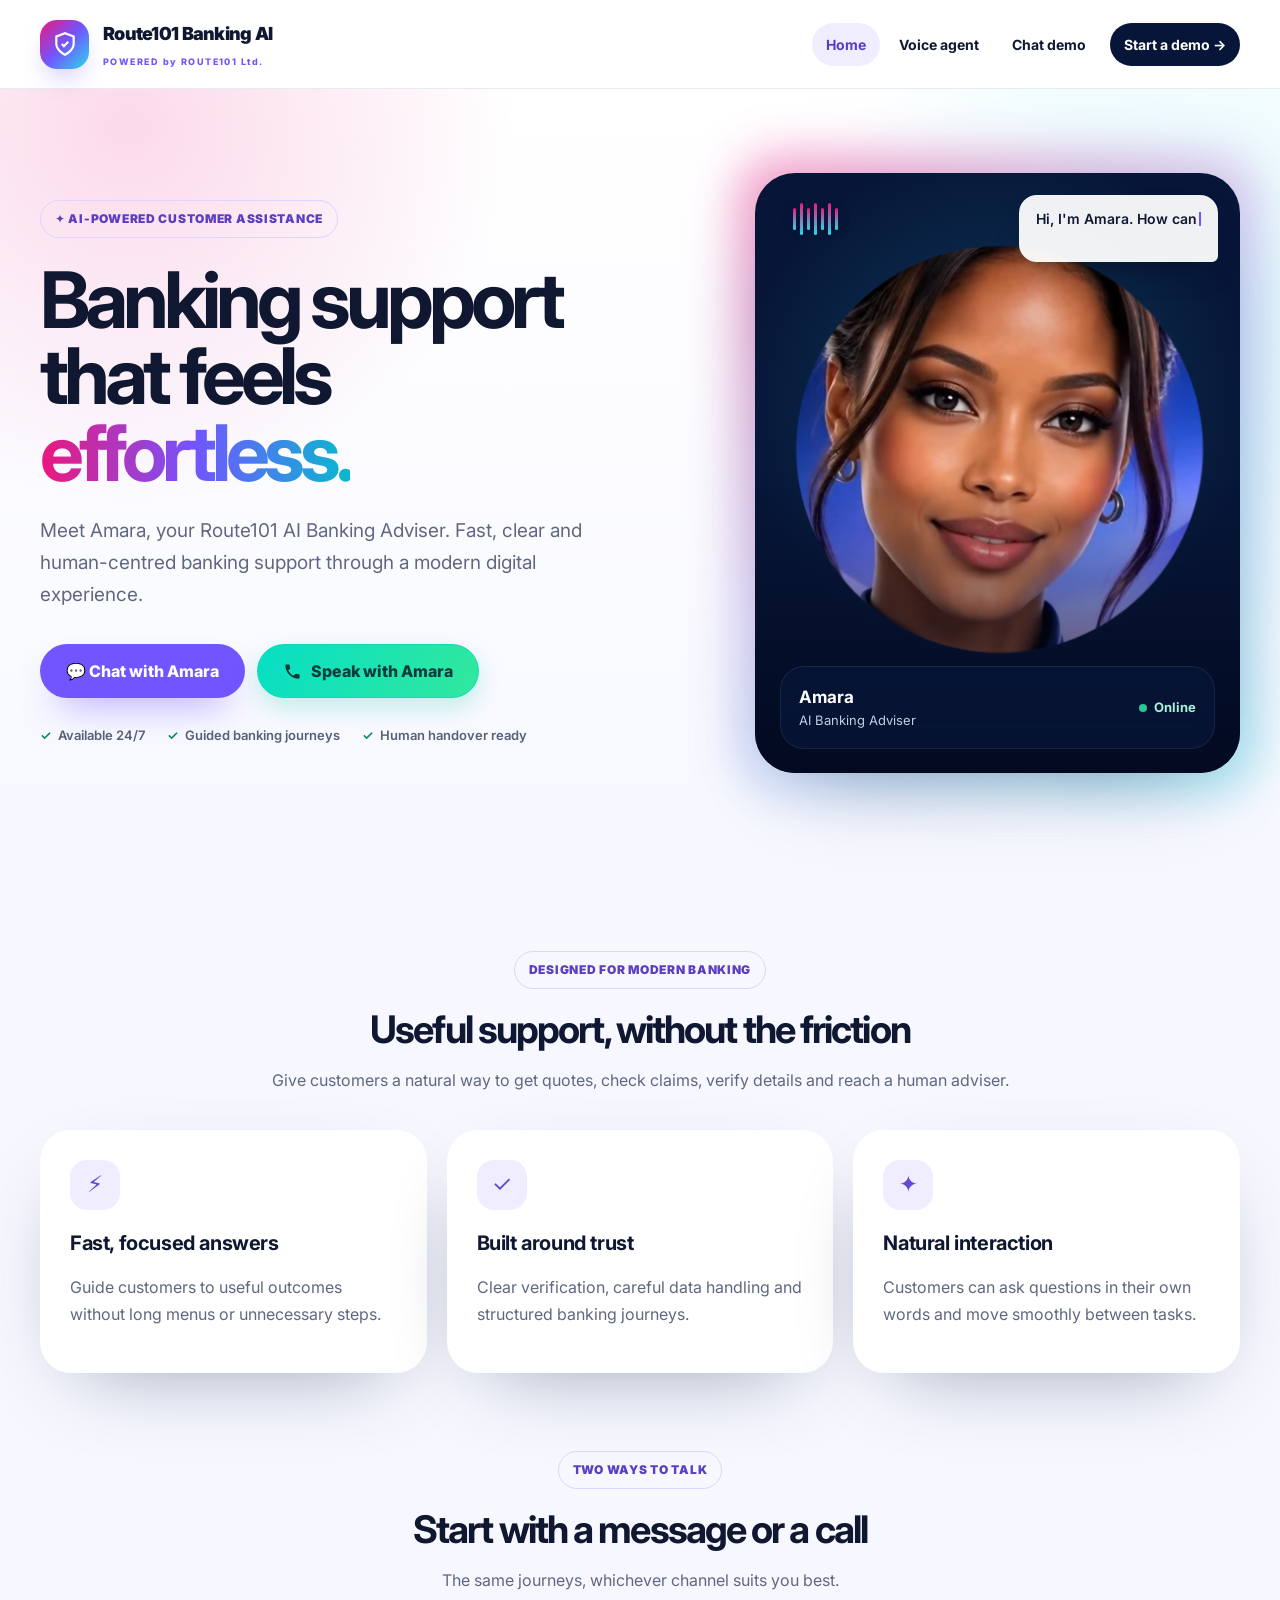
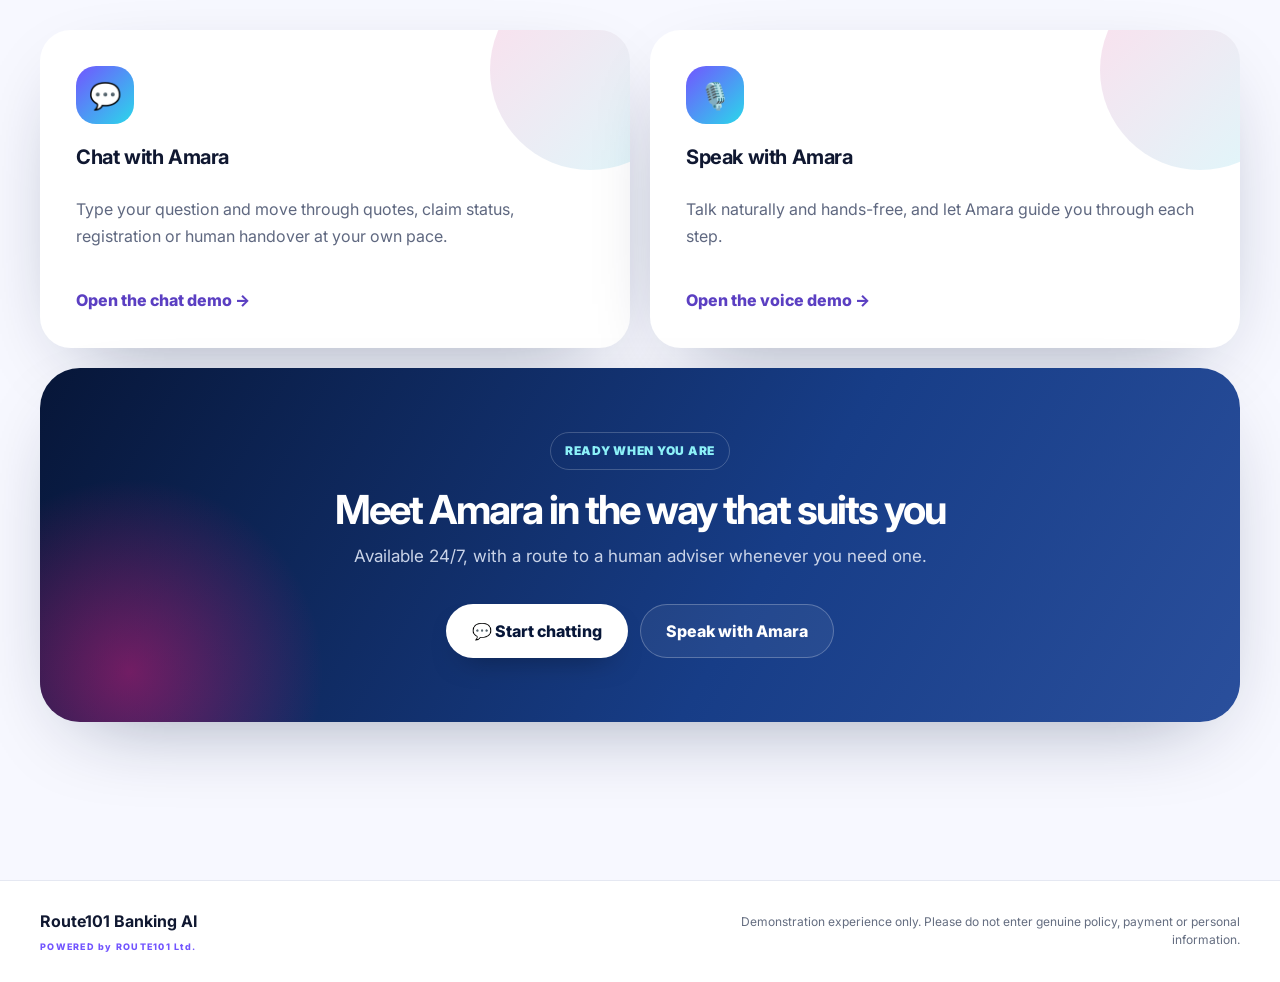
<file: index.html>
<!doctype html>
<html lang="en-GB">
<head>
  <meta charset="UTF-8">
  <meta name="viewport" content="width=device-width,initial-scale=1">
  <meta name="description" content="Meet Amara, your Route101 AI Banking Adviser. Quotes, claims, verification and human handover, available 24/7.">
  <meta name="theme-color" content="#071638">
  <title>Route101 Banking AI | Meet Amara</title>
  <link rel="preconnect" href="https://fonts.googleapis.com">
  <link rel="preconnect" href="https://fonts.gstatic.com" crossorigin>
  <link rel="stylesheet" href="https://fonts.googleapis.com/css2?family=Inter:wght@400;500;600;700;800;900&display=swap">
  <link rel="stylesheet" href="styles.css">
  <link rel="preload" href="amara-static-fallback.webp" as="image">
</head>
<body data-page="home">
<header class="site-header">
  <div class="wrap nav">
    <a class="brand" href="index.html" aria-label="Route101 Banking AI home">
      <span class="brand-mark" aria-hidden="true">
        <svg viewBox="0 0 24 24" fill="none" stroke="currentColor" stroke-width="2"><path d="M12 22s8-4 8-10V5l-8-3-8 3v7c0 6 8 10 8 10z"/><path d="m9 12 2 2 4-4"/></svg>
      </span>
      <span class="brand-copy">
        <span class="brand-title">Route101 Banking AI</span>
        <span class="brand-subtitle">POWERED by ROUTE101 Ltd.</span>
      </span>
    </a>
    <button class="menu" type="button" aria-label="Toggle navigation" aria-expanded="false">☰</button>
    <nav class="nav-links" aria-label="Main">
      <a data-page="home" href="index.html">Home</a>
      <a data-page="voice" href="voice.html">Voice agent</a>
      <a data-page="chat" href="chat.html">Chat demo</a>
      <a class="nav-cta" href="chat.html">Start a demo →</a>
    </nav>
  </div>
</header>
<main>
  <section class="hero">
    <div class="wrap hero-grid">
      <div class="hero-copy">
        <span class="eyebrow">✦ AI-powered customer assistance</span>
        <h1>Banking support that feels <span class="gradient">effortless.</span></h1>
        <p class="lead">Meet Amara, your Route101 AI Banking Adviser. Fast, clear and human-centred banking support through a modern digital experience.</p>
        <div class="actions">
          <a class="btn btn-primary" href="chat.html">💬 Chat with Amara</a>
          <a class="btn btn-voice-aqua" href="voice.html">
            <svg width="19" height="19" viewBox="0 0 24 24" fill="currentColor" aria-hidden="true" focusable="false"><path d="M6.62 10.79a15.05 15.05 0 0 0 6.59 6.59l2.2-2.2a1 1 0 0 1 1.02-.24c1.12.37 2.33.57 3.57.57a1 1 0 0 1 1 1V20a1 1 0 0 1-1 1C10.61 21 3 13.39 3 4a1 1 0 0 1 1-1h3.5a1 1 0 0 1 1 1c0 1.25.2 2.45.57 3.57a1 1 0 0 1-.25 1.02l-2.2 2.2Z"/></svg>
            <span>Speak with Amara</span>
          </a>
        </div>
        <div class="proof">
          <span>Available 24/7</span>
          <span>Guided banking journeys</span>
          <span>Human handover ready</span>
        </div>
      </div>
      <div class="portrait-wrap">
        <div class="portrait-glow" aria-hidden="true"></div>
        <article class="portrait-card amara-living" aria-label="Amara, AI Banking Adviser">
          <div class="amara-stage">
            <video class="amara-motion"
                 autoplay muted loop playsinline preload="auto"
                 poster="amara-static-fallback.webp"
                 width="512" height="512"
                 role="img" aria-label="Amara, digital banking adviser">
              <source src="amara-idle-loop.mp4" type="video/mp4">
              <source src="amara-idle-loop.webm" type="video/webm">
            </video>
          </div>
          <div class="speech">
            <p data-text="Hi, I'm Amara. How can I help with your banking today?">Hi, I'm Amara. How can I help with your banking today?</p>
          </div>
          <div class="wave" aria-hidden="true"><i></i><i></i><i></i><i></i><i></i><i></i><i></i></div>
          <div class="agent-badge">
            <div><strong>Amara</strong><small>AI Banking Adviser</small></div>
            <span class="online">Online</span>
          </div>
        </article>
      </div>
    </div>
  </section>
  <section class="feature-section">
    <div class="wrap">
      <div class="section-intro reveal"><span class="section-label">Designed for modern banking</span><h2>Useful support, without the friction</h2><p>Give customers a natural way to get quotes, check claims, verify details and reach a human adviser.</p></div>
      <div class="features">
        <article class="feature reveal"><span class="feature-icon" aria-hidden="true">⚡</span><h3>Fast, focused answers</h3><p>Guide customers to useful outcomes without long menus or unnecessary steps.</p></article>
        <article class="feature reveal"><span class="feature-icon" aria-hidden="true">✓</span><h3>Built around trust</h3><p>Clear verification, careful data handling and structured banking journeys.</p></article>
        <article class="feature reveal"><span class="feature-icon" aria-hidden="true">✦</span><h3>Natural interaction</h3><p>Customers can ask questions in their own words and move smoothly between tasks.</p></article>
      </div>
    </div>
  </section>
  <section class="feature-section section-tight">
    <div class="wrap">
      <div class="section-intro reveal"><span class="section-label">Two ways to talk</span><h2>Start with a message or a call</h2><p>The same journeys, whichever channel suits you best.</p></div>
      <div class="channels">
        <a class="channel reveal" href="chat.html"><span class="channel-icon" aria-hidden="true">💬</span><h3>Chat with Amara</h3><p>Type your question and move through quotes, claim status, registration or human handover at your own pace.</p><span class="channel-link">Open the chat demo</span></a>
        <a class="channel reveal" href="voice.html"><span class="channel-icon" aria-hidden="true">🎙️</span><h3>Speak with Amara</h3><p>Talk naturally and hands-free, and let Amara guide you through each step.</p><span class="channel-link">Open the voice demo</span></a>
      </div>
      <div class="cta-band reveal"><span class="section-label">Ready when you are</span><h2>Meet Amara in the way that suits you</h2><p>Available 24/7, with a route to a human adviser whenever you need one.</p><div class="actions"><a class="btn btn-light" href="chat.html">💬 Start chatting</a><a class="btn btn-ghost-light" href="voice.html">Speak with Amara</a></div></div>
    </div>
  </section>
</main>
<footer class="site-footer"><div class="wrap footer-inner"><div class="footer-brand"><strong>Route101 Banking AI</strong><span>POWERED by ROUTE101 Ltd.</span></div><p>Demonstration experience only. Please do not enter genuine policy, payment or personal information.</p></div></footer>
<script src="app.js"></script>
</body>
</html>
</file>
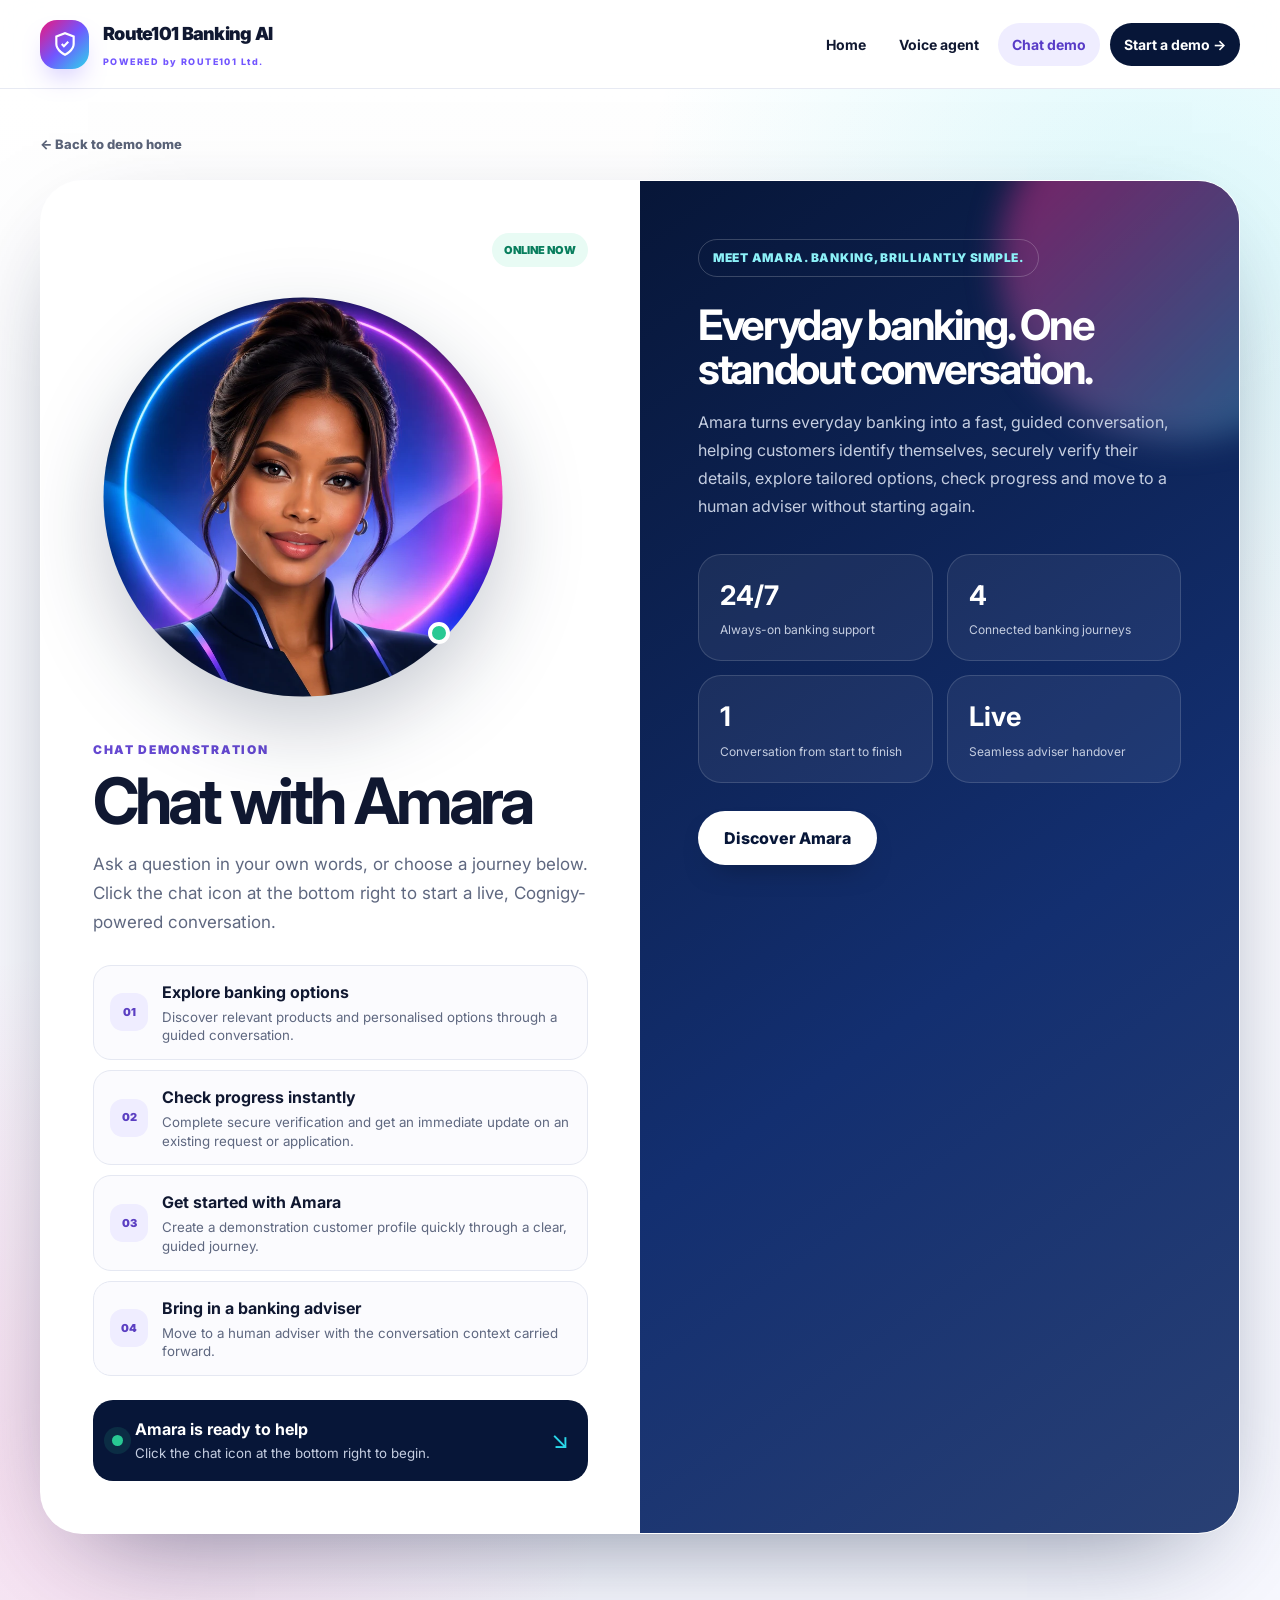
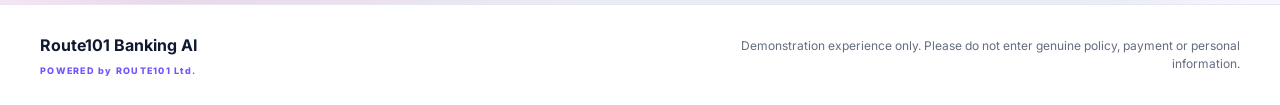
<file: chat.html>
<!doctype html>
<html lang="en-GB">
<head>
  <meta charset="UTF-8">
  <meta name="viewport" content="width=device-width,initial-scale=1">
  <meta name="description" content="Chat with Amara, the Route101 AI Banking Adviser. Quotes, claim status, registration and human handover.">
  <meta name="theme-color" content="#071638">
  <title>Chat with Amara | Route101 Banking AI</title>

  <link rel="preconnect" href="https://fonts.googleapis.com">
  <link rel="preconnect" href="https://fonts.gstatic.com" crossorigin>
  <link rel="stylesheet" href="https://fonts.googleapis.com/css2?family=Inter:wght@400;500;600;700;800;900&display=swap">
  <link rel="stylesheet" href="styles.css">
</head>
<body data-page="chat">

<header class="site-header">
  <div class="wrap nav">
    <a class="brand" href="index.html" aria-label="Route101 Banking AI home">
      <span class="brand-mark" aria-hidden="true">
        <svg viewBox="0 0 24 24" fill="none" stroke="currentColor" stroke-width="2"><path d="M12 22s8-4 8-10V5l-8-3-8 3v7c0 6 8 10 8 10z"/><path d="m9 12 2 2 4-4"/></svg>
      </span>
      <span class="brand-copy">
        <span class="brand-title">Route101 Banking AI</span>
        <span class="brand-subtitle">POWERED by ROUTE101 Ltd.</span>
      </span>
    </a>
    <button class="menu" type="button" aria-label="Toggle navigation" aria-expanded="false">☰</button>
    <nav class="nav-links" aria-label="Main">
      <a data-page="home" href="index.html">Home</a>
      <a data-page="voice" href="voice.html">Voice agent</a>
      <a data-page="chat" href="chat.html">Chat demo</a>
      <a class="nav-cta" href="chat.html">Start a demo →</a>
    </nav>
  </div>
</header>

<main class="experience-page">
  <section class="experience-hero">
    <div class="wrap">
      <a class="back" href="index.html">← Back to demo home</a>

      <div class="experience-shell">
        <section class="agent-profile">
          <div class="profile-top">
            <span class="availability">Online now</span>
          </div>

          <div class="amara-portrait">
            <img src="amara-static-hd.webp" width="800" height="800" alt="Amara, AI Banking Adviser">
            <span class="status" aria-hidden="true"></span>
          </div>

          <div class="kicker">Chat demonstration</div>
          <h1>Chat with Amara</h1>
          <p>Ask a question in your own words, or choose a journey below. Click the chat icon at the bottom right to start a live, Cognigy-powered conversation.</p>

          <div class="journey-list">
            <div>
              <span>01</span>
              <p>
                <strong>Explore banking options</strong>
                <small>Discover relevant products and personalised options through a guided conversation.</small>
              </p>
            </div>
            <div>
              <span>02</span>
              <p>
                <strong>Check progress instantly</strong>
                <small>Complete secure verification and get an immediate update on an existing request or application.</small>
              </p>
            </div>
            <div>
              <span>03</span>
              <p>
                <strong>Get started with Amara</strong>
                <small>Create a demonstration customer profile quickly through a clear, guided journey.</small>
              </p>
            </div>
            <div>
              <span>04</span>
              <p>
                <strong>Bring in a banking adviser</strong>
                <small>Move to a human adviser with the conversation context carried forward.</small>
              </p>
            </div>
          </div>

          <div class="chat-callout">
            <span class="pulse-dot" aria-hidden="true"></span>
            <div>
              <strong>Amara is ready to help</strong>
              <small>Click the chat icon at the bottom right to begin.</small>
            </div>
            <span class="arrow" aria-hidden="true">↘</span>
          </div>
        </section>

        <aside class="impact-panel">
          <div class="impact-orb" aria-hidden="true"></div>
          <span class="section-label light">Meet Amara. Banking, brilliantly simple.</span>
          <h2>Everyday banking. One standout conversation.</h2>
          <p>Amara turns everyday banking into a fast, guided conversation, helping customers identify themselves, securely verify their details, explore tailored options, check progress and move to a human adviser without starting again.</p>

          <div class="metric-grid">
            <div><strong>24/7</strong><span>Always-on banking support</span></div>
            <div><strong>4</strong><span>Connected banking journeys</span></div>
            <div><strong>1</strong><span>Conversation from start to finish</span></div>
            <div><strong>Live</strong><span>Seamless adviser handover</span></div>
          </div>

          <a class="btn btn-light" href="index.html">Discover Amara</a>
        </aside>
      </div>
    </div>
  </section>
</main>

<footer class="site-footer">
  <div class="wrap footer-inner">
    <div class="footer-brand">
      <strong>Route101 Banking AI</strong>
      <span>POWERED by ROUTE101 Ltd.</span>
    </div>
    <p>Demonstration experience only. Please do not enter genuine policy, payment or personal information.</p>
  </div>
</footer>

<script src="app.js"></script>
<script src="https://github.com/Cognigy/Webchat/releases/latest/download/webchat.js"></script>

<script>
initWebchat(
    "https://endpoint-trial.cognigy.ai/d0ca45b45881d486b3a1cfdcb9ce147b7a7c8342eded597cd177cf70575986ec"
);

setTimeout(() => {

    const style = document.createElement("style");

    style.innerHTML = `

    [data-cognigy-webchat-root] img{
        width:80px !important;
        height:80px !important;
        object-fit:cover !important;
    }

    [data-cognigy-webchat-root] button{
        width:120px !important;
        height:120px !important;
    }

    `;

    document.head.appendChild(style);

},3000);
</script>
</body>
</html>
</file>
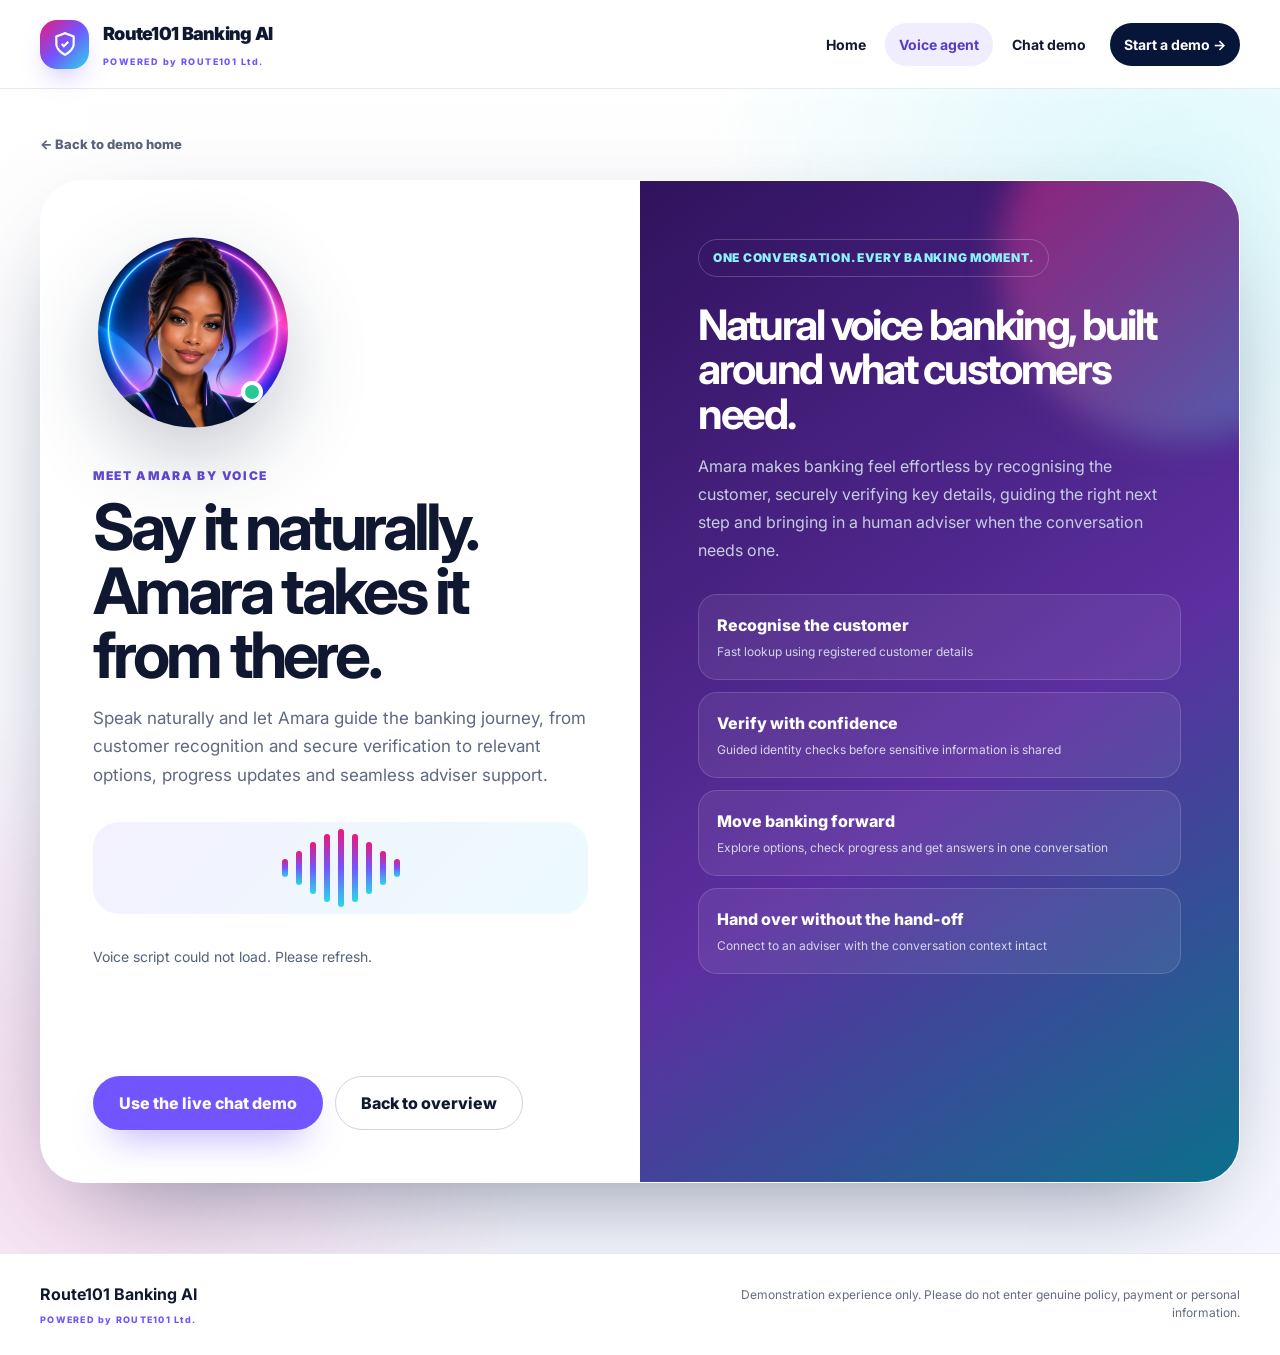
<file: voice.html>
<!doctype html>
<html lang="en-GB">
<head>
  <meta charset="UTF-8">
  <meta name="viewport" content="width=device-width,initial-scale=1">
  <meta name="description" content="Talk to Amara, the Route101 AI Banking Adviser, through a natural voice conversation.">
  <meta name="theme-color" content="#071638">
  <title>Talk to Amara | Route101 Banking AI</title>

  <link rel="preconnect" href="https://fonts.googleapis.com">
  <link rel="preconnect" href="https://fonts.gstatic.com" crossorigin>
  <link rel="stylesheet" href="https://fonts.googleapis.com/css2?family=Inter:wght@400;500;600;700;800;900&display=swap">
  <link rel="stylesheet" href="styles.css">

  <style>
#voiceLaunchArea{margin:24px 0 20px;max-width:500px;min-height:96px}
#voiceLaunchArea .webrtc_widget_outer_wrapper{position:relative!important;inset:auto!important;width:100%!important;max-width:none!important;margin:0!important}
#voiceLaunchArea .r101-idle-row{display:grid!important;grid-template-columns:64px 48px minmax(0,1fr)!important;align-items:center!important;gap:16px!important;box-sizing:border-box!important;width:100%!important;min-height:96px!important;padding:14px 18px!important;border:1px solid #dfe8ed!important;border-radius:24px!important;background:linear-gradient(110deg,#fff,#f0fcfc)!important;box-shadow:0 12px 30px #07163812!important}
#voiceLaunchArea .r101-layout-path{display:contents!important}
#voiceLaunchArea .r101-avatar{grid-column:1!important;grid-row:1!important;position:relative!important;inset:auto!important;margin:0!important;width:64px!important;height:64px!important;min-width:64px!important;border-radius:50%!important;background:url('amara-static-hd.webp') center/cover no-repeat!important;box-shadow:0 0 0 3px #c5f4ee!important;overflow:hidden!important;font-size:0!important;color:transparent!important}
#voiceLaunchArea .r101-avatar>*{visibility:hidden!important}
#voiceLaunchArea .r101-phone{grid-column:2!important;grid-row:1!important;position:relative!important;inset:auto!important;margin:0!important;transform:none!important;width:48px!important;height:48px!important;min-width:48px!important;padding:0!important;border:3px solid white!important;border-radius:50%!important;background:linear-gradient(135deg,#00d4bf,#25e59c)!important;color:#063b40!important;box-shadow:0 5px 16px #00c5a83d!important;justify-self:center!important}
#voiceLaunchArea .r101-phone:hover{filter:brightness(1.06)}
#voiceLaunchArea .r101-name{grid-column:3!important;grid-row:1!important;position:relative!important;inset:auto!important;margin:0!important;padding:0!important;color:#101d3e!important;font-size:17px!important;font-weight:750!important;line-height:1.3!important;background:none!important;box-shadow:none!important;border:0!important;min-height:0!important}
#voiceLaunchArea .r101-idle-row .webrtc_widget_tagline{display:none!important}
.voice-load-note{font-size:14px;color:#53627c}
@media(max-width:420px){#voiceLaunchArea .r101-idle-row{grid-template-columns:52px 44px minmax(0,1fr)!important;gap:10px!important;padding:12px!important}#voiceLaunchArea .r101-avatar{width:52px!important;height:52px!important;min-width:52px!important}#voiceLaunchArea .r101-name{font-size:15px!important}}
</style>
<style id="r101-active-call-controls">
/* Presentation only: retain the widget's original buttons and call handlers. */
#voiceLaunchArea .webrtc_widget_call_controls_container,
#voiceLaunchArea .webrtc_widget_call_actions{
 display:flex!important;flex-direction:row!important;align-items:center!important;
 justify-content:flex-start!important;gap:14px!important;flex-wrap:wrap!important;
 margin-top:16px!important;margin-bottom:12px!important;
}
#voiceLaunchArea .webrtc_widget_mute_button,
#voiceLaunchArea .webrtc_widget_end_call_button{
 display:inline-flex!important;align-items:center!important;justify-content:center!important;
 position:relative!important;inset:auto!important;
 width:56px!important;height:56px!important;min-width:56px!important;min-height:56px!important;
 flex:0 0 56px!important;box-sizing:border-box!important;
 padding:0!important;margin:0!important;border:2px solid #fff!important;
 border-radius:50%!important;cursor:pointer!important;
 transition:transform .18s ease,box-shadow .18s ease,filter .18s ease!important;
}
#voiceLaunchArea .webrtc_widget_mute_button{
 background:linear-gradient(135deg,#16e2cd,#20d6ed)!important;
 color:#073b49!important;box-shadow:0 7px 18px #09cdbb40!important;
}
#voiceLaunchArea .webrtc_widget_end_call_button{
 background:linear-gradient(135deg,#ff4f70,#e62545)!important;
 color:#fff!important;box-shadow:0 7px 18px #e6254540!important;
}
#voiceLaunchArea .webrtc_widget_mute_button svg,
#voiceLaunchArea .webrtc_widget_end_call_button svg{
 width:25px!important;height:25px!important;fill:currentColor!important;flex-shrink:0!important;
}
#voiceLaunchArea .webrtc_widget_mute_button:hover,
#voiceLaunchArea .webrtc_widget_end_call_button:hover{
 transform:translateY(-2px)!important;filter:brightness(1.07)!important;
}
#voiceLaunchArea .webrtc_widget_mute_button:focus-visible,
#voiceLaunchArea .webrtc_widget_end_call_button:focus-visible{
 outline:3px solid #704cff!important;outline-offset:4px!important;
}
#voiceLaunchArea .webrtc_widget_mute_button:disabled,
#voiceLaunchArea .webrtc_widget_end_call_button:disabled{
 opacity:.5!important;cursor:not-allowed!important;transform:none!important;
}
#voiceLaunchArea .webrtc_widget_call_duration{
 display:inline-block!important;margin-left:12px!important;
 padding:5px 10px!important;border-radius:20px!important;
 background:#f0edff!important;color:#503a98!important;
 font-size:14px!important;font-weight:650!important;font-variant-numeric:tabular-nums!important;
}
@media(prefers-reduced-motion:reduce){
 #voiceLaunchArea .webrtc_widget_mute_button,
 #voiceLaunchArea .webrtc_widget_end_call_button{transition:none!important}
 #voiceLaunchArea .webrtc_widget_mute_button:hover,
 #voiceLaunchArea .webrtc_widget_end_call_button:hover{transform:none!important}
}
</style>
<style>#voiceLaunchArea .webrtc_widget_powered_by{display:none!important}</style>
</head>
<body data-page="voice">

<header class="site-header">
  <div class="wrap nav">
    <a class="brand" href="index.html" aria-label="Route101 Banking AI home">
      <span class="brand-mark" aria-hidden="true">
        <svg viewBox="0 0 24 24" fill="none" stroke="currentColor" stroke-width="2"><path d="M12 22s8-4 8-10V5l-8-3-8 3v7c0 6 8 10 8 10z"/><path d="m9 12 2 2 4-4"/></svg>
      </span>
      <span class="brand-copy">
        <span class="brand-title">Route101 Banking AI</span>
        <span class="brand-subtitle">POWERED by ROUTE101 Ltd.</span>
      </span>
    </a>
    <button class="menu" type="button" aria-label="Toggle navigation" aria-expanded="false">☰</button>
    <nav class="nav-links" aria-label="Main">
      <a data-page="home" href="index.html">Home</a>
      <a data-page="voice" href="voice.html">Voice agent</a>
      <a data-page="chat" href="chat.html">Chat demo</a>
      <a class="nav-cta" href="chat.html">Start a demo →</a>
    </nav>
  </div>
</header>

<main class="experience-page">
  <section class="experience-hero">
    <div class="wrap">
      <a class="back" href="index.html">← Back to demo home</a>

      <div class="experience-shell">
        <section class="agent-profile">
          <div class="amara-portrait compact">
            <img src="amara-static-hd.webp" width="800" height="800" alt="Amara, AI Banking Adviser">
            <span class="status" aria-hidden="true"></span>
          </div>

          <div class="kicker">Meet Amara by voice</div>
          <h1>Say it naturally. Amara takes it from there.</h1>
          <p>Speak naturally and let Amara guide the banking journey, from customer recognition and secure verification to relevant options, progress updates and seamless adviser support.</p>

          <div class="voice-visual" aria-hidden="true"><span></span><span></span><span></span><span></span><span></span><span></span><span></span><span></span><span></span></div>

          <div id="voiceLaunchArea">
            <p id="voiceLoadNote" class="voice-load-note" role="status">Loading voice control...</p>
          </div>

          <div class="actions">
            <a class="btn btn-primary" href="chat.html">Use the live chat demo</a>
            <a class="btn btn-secondary" href="index.html">Back to overview</a>
          </div>
        </section>

        <aside class="impact-panel voice-panel">
          <div class="impact-orb" aria-hidden="true"></div>
          <span class="section-label light">One conversation. Every banking moment.</span>
          <h2>Natural voice banking, built around what customers need.</h2>
          <p>Amara makes banking feel effortless by recognising the customer, securely verifying key details, guiding the right next step and bringing in a human adviser when the conversation needs one.</p>

          <div class="scenario-stack">
            <div><b>Recognise the customer</b><span>Fast lookup using registered customer details</span></div>
            <div><b>Verify with confidence</b><span>Guided identity checks before sensitive information is shared</span></div>
            <div><b>Move banking forward</b><span>Explore options, check progress and get answers in one conversation</span></div>
            <div><b>Hand over without the hand-off</b><span>Connect to an adviser with the conversation context intact</span></div>
          </div>
        </aside>
      </div>
    </div>
  </section>
</main>

<footer class="site-footer">
  <div class="wrap footer-inner">
    <div class="footer-brand">
      <strong>Route101 Banking AI</strong>
      <span>POWERED by ROUTE101 Ltd.</span>
    </div>
    <p>Demonstration experience only. Please do not enter genuine policy, payment or personal information.</p>
  </div>
</footer>

<script src="app.js"></script>
<script src="https://github.com/Cognigy/click-to-call-widget/releases/latest/download/webRTCWidget.js"></script>
<script>
window.addEventListener('load',function(){
 const area=document.getElementById('voiceLaunchArea');
 const note=document.getElementById('voiceLoadNote');
 let scheduled=false;
 function layout(){
  const widget=document.querySelector('.webrtc_widget_outer_wrapper');
  if(!widget)return;
  if(!area.contains(widget))area.appendChild(widget);
  note.hidden=true;
  const phone=widget.querySelector('.webrtc_widget_content_call_button, .webrtc_widget_call_button');
  const name=widget.querySelector('.webrtc_widget_agent_name');
  const avatar=widget.querySelector('.webrtc_widget_avatar, .webrtc_widget_avatar_default');
  if(!phone||!name||!avatar)return;
  // Lay out the existing controls without replacing or cloning their event handlers.
  let root=avatar.parentElement;
  while(root&&(!root.contains(phone)||!root.contains(name)))root=root.parentElement;
  if(!root||root===area||!widget.contains(root))return;
  function add(el,cls){if(!el.classList.contains(cls))el.classList.add(cls);}
  add(root,'r101-idle-row');add(avatar,'r101-avatar');add(phone,'r101-phone');add(name,'r101-name');
  [avatar,phone,name].forEach(function(el){let parent=el.parentElement;while(parent&&parent!==root){add(parent,'r101-layout-path');parent=parent.parentElement;}});
 }
 const observer=new MutationObserver(function(){if(!scheduled){scheduled=true;requestAnimationFrame(function(){scheduled=false;layout();});}});
 observer.observe(document.body,{childList:true,subtree:true});
 if(typeof window.initWebRTCWidget!=='function'){note.textContent='Voice script could not load. Please refresh.';return;}
 try{
  Promise.resolve(window.initWebRTCWidget('https://endpoint-trial.cognigy.ai/f335f5191395b6067dc946f94f044b9d45d1b183bc4b63352115ec0895220072')).then(layout).catch(function(e){note.hidden=false;note.textContent='Voice control could not initialise. Please refresh.';console.error(e);});
 }catch(e){note.textContent='Voice control could not initialise.';console.error(e);}
 setTimeout(function(){if(!area.querySelector('.webrtc_widget_outer_wrapper'))note.textContent='Voice control has not appeared. Please check that Click To Call is enabled.';},15000);
});
</script>
</body>
</html>
</file>
<file: styles.css>
/* ==========================================================================
   Route101 Banking AI — shared styles
   ========================================================================== */

:root {
  --navy: #071638;
  --navy-2: #0d2458;
  --pink: #ed177b;
  --violet: #7255ff;
  --violet-deep: #5b3fc2;
  --cyan: #2ad8ea;
  --paper: #f7f8ff;
  --ink: #101831;
  --muted: #5f6880;
  --green: #28c993;
  --line: #e5e8f2;
  --shadow: 0 28px 90px -42px rgba(7, 22, 56, .48);
  --focus: #5b3fc2;
  --ease: cubic-bezier(.2, .7, .2, 1);
}

*,
*::before,
*::after { box-sizing: border-box; }

html { scroll-behavior: smooth; }

body {
  margin: 0;
  background: var(--paper);
  color: var(--ink);
  font-family: Inter, system-ui, -apple-system, "Segoe UI", sans-serif;
  -webkit-font-smoothing: antialiased;
  line-height: 1.5;
}

a { color: inherit; text-decoration: none; }
img { display: block; max-width: 100%; }
button { font: inherit; }

:focus-visible {
  outline: 3px solid var(--focus);
  outline-offset: 4px;
  border-radius: 8px;
}

.wrap {
  width: min(1200px, calc(100% - 40px));
  margin: 0 auto;
}

/* ---------- Header & navigation ---------- */

.site-header {
  position: sticky;
  top: 0;
  z-index: 50;
  background: rgba(255, 255, 255, .9);
  border-bottom: 1px solid rgba(229, 232, 242, .9);
  backdrop-filter: blur(18px);
  -webkit-backdrop-filter: blur(18px);
}

.nav {
  min-height: 88px;
  display: flex;
  align-items: center;
  justify-content: space-between;
  gap: 22px;
}

.brand { display: flex; align-items: center; gap: 14px; }

.brand-mark {
  width: 49px;
  height: 49px;
  display: grid;
  place-items: center;
  border-radius: 17px;
  color: #fff;
  background: linear-gradient(135deg, var(--pink), var(--violet), var(--cyan));
  box-shadow: 0 14px 30px -15px var(--violet);
}

.brand-mark svg { width: 26px; }

.brand-copy { display: flex; flex-direction: column; }

.brand-title { font-size: 18px; font-weight: 900; letter-spacing: -.04em; }

.brand-subtitle {
  margin-top: 8px;
  font-size: 9px;
  font-weight: 800;
  letter-spacing: .16em;
  color: var(--violet);
}

.nav-links { display: flex; align-items: center; gap: 5px; }

.nav-links a {
  padding: 11px 14px;
  border-radius: 999px;
  font-size: 14px;
  font-weight: 700;
  transition: background-color .2s var(--ease), color .2s var(--ease);
}

.nav-links a:hover,
.nav-links a.active { background: #efedff; color: #583bc7; }

.nav-links .nav-cta { margin-left: 5px; background: var(--navy); color: #fff; }
.nav-links .nav-cta:hover { background: var(--navy-2); color: #fff; }

.menu {
  display: none;
  border: 0;
  background: none;
  font-size: 25px;
  line-height: 1;
  padding: 10px;
  cursor: pointer;
  color: var(--ink);
}

/* ---------- Shared components ---------- */

.eyebrow,
.section-label {
  display: inline-flex;
  padding: 9px 14px;
  border: 1px solid #ddd4ff;
  border-radius: 999px;
  color: var(--violet-deep);
  font-size: 12px;
  font-weight: 900;
  letter-spacing: .06em;
  text-transform: uppercase;
}

.gradient {
  background: linear-gradient(90deg, var(--pink), var(--violet), #08b9ce);
  -webkit-background-clip: text;
  background-clip: text;
  color: transparent;
}

.btn {
  display: inline-flex;
  align-items: center;
  justify-content: center;
  gap: 9px;
  min-height: 54px;
  padding: 0 25px;
  border: 1px solid transparent;
  border-radius: 999px;
  font-weight: 800;
  white-space: nowrap;
  cursor: pointer;
  transition: transform .18s var(--ease), box-shadow .18s var(--ease), filter .18s var(--ease), background-color .18s var(--ease);
}

.btn:hover { transform: translateY(-2px); }

.btn svg { flex: 0 0 19px; display: block; }

.btn-primary {
  background: var(--violet);
  color: #fff;
  box-shadow: 0 19px 38px -19px rgba(114, 85, 255, .9);
}

.btn-primary:hover { background: #6748f0; }

.btn-secondary { border-color: #cfd4e3; background: #fff; color: var(--ink); }
.btn-secondary:hover { border-color: #b7bfd3; }

.btn-light {
  background: #fff;
  color: var(--navy);
  box-shadow: 0 14px 30px -18px rgba(0, 0, 0, .5);
}

.btn-voice-aqua {
  background: linear-gradient(115deg, #06dfc5 0%, #32e89d 100%);
  color: #073b3c;
  border-color: #0ed9b8;
  box-shadow: 0 10px 24px rgba(0, 190, 157, .22);
}

.btn-voice-aqua:hover { filter: brightness(1.04); box-shadow: 0 14px 28px rgba(0, 190, 157, .30); }

.btn-ghost-light {
  border-color: rgba(255, 255, 255, .25);
  background: rgba(255, 255, 255, .06);
  color: #fff;
}

.btn-ghost-light:hover { background: rgba(255, 255, 255, .12); }

/* ---------- Home: hero ---------- */

.hero {
  position: relative;
  overflow: hidden;
  padding: 84px 0 100px;
  background:
    radial-gradient(circle at 10% 4%, rgba(237, 23, 123, .16), transparent 28%),
    radial-gradient(circle at 90% 28%, rgba(42, 216, 234, .17), transparent 28%),
    linear-gradient(180deg, #fff, var(--paper));
}

.hero-grid {
  display: grid;
  grid-template-columns: 1.04fr .96fr;
  gap: 72px;
  align-items: center;
}

.hero h1 {
  margin: 24px 0;
  font-size: clamp(49px, 6.1vw, 78px);
  line-height: .98;
  letter-spacing: -.065em;
}

.lead {
  max-width: 620px;
  color: var(--muted);
  font-size: 19px;
  line-height: 1.67;
}

.actions {
  display: flex;
  flex-wrap: wrap;
  gap: 12px;
  margin-top: 34px;
}

.proof {
  display: flex;
  flex-wrap: wrap;
  gap: 22px;
  margin-top: 28px;
  color: #566076;
  font-size: 13px;
  font-weight: 600;
}

.proof span::before {
  content: "✓";
  margin-right: 7px;
  color: #05865f;
}

/* ---------- Amara portrait (circular, living on home) ---------- */

.portrait-wrap {
  position: relative;
  max-width: 485px;
  margin-left: auto;
  width: 100%;
}

.portrait-glow {
  position: absolute;
  inset: -18px;
  border-radius: 44px;
  background: linear-gradient(145deg, rgba(237, 23, 123, .44), rgba(114, 85, 255, .2), rgba(42, 216, 234, .4));
  filter: blur(24px);
  animation: glowDrift 9s ease-in-out infinite alternate;
}

@keyframes glowDrift {
  from { opacity: .75; transform: scale(1) rotate(0deg); }
  to   { opacity: 1;   transform: scale(1.03) rotate(3deg); }
}

.portrait-card {
  position: relative;
  overflow: hidden;
  height: 600px;
  margin: 0;
  border-radius: 40px;
  background:
    radial-gradient(circle at 50% 38%, rgba(42, 216, 234, .18), transparent 58%),
    var(--navy);
  box-shadow: var(--shadow);
}

.portrait-card::after {
  content: "";
  position: absolute;
  inset: 0;
  pointer-events: none;
  background: linear-gradient(180deg, transparent 52%, rgba(3, 9, 30, .92));
}

/* Stage: square area that holds the circular portrait */
.amara-stage {
  position: absolute;
  left: 50%;
  top: 62px;
  width: 88%;
  aspect-ratio: 1 / 1;
  transform: translateX(-50%);
  touch-action: none;
}

/* The source art is a circle on an opaque near-white square; clip to the circle */
.amara-stage img,
.amara-stage video {
  width: 100%;
  height: 100%;
  object-fit: cover;
  clip-path: circle(47.5% at 50% 50%);
  transform-origin: 50% 50%;
  will-change: transform;
  user-select: none;
  -webkit-user-drag: none;
}

.speech {
  position: absolute;
  z-index: 3;
  top: 22px;
  right: 22px;
  max-width: 220px;
  padding: 13px 16px;
  border: 1px solid rgba(255, 255, 255, .14);
  border-radius: 18px 18px 6px 18px;
  background: rgba(255, 255, 255, .94);
  color: var(--ink);
  box-shadow: 0 16px 34px -18px rgba(0, 0, 0, .5);
  font-size: 14px;
  font-weight: 600;
  line-height: 1.4;
}

.speech p { margin: 0; min-height: 2.8em; }

.speech .caret {
  display: inline-block;
  width: 2px;
  height: 1em;
  margin-left: 2px;
  vertical-align: -.15em;
  background: var(--violet);
  animation: blink 1s steps(1) infinite;
}

@keyframes blink { 50% { opacity: 0; } }

.wave {
  position: absolute;
  z-index: 2;
  left: 26px;
  top: 25px;
  display: flex;
  gap: 4px;
  align-items: center;
  height: 42px;
  padding: 0 12px;
  border-radius: 999px;
  background: rgba(7, 22, 56, .65);
}

.wave i {
  width: 3px;
  height: 22px;
  border-radius: 8px;
  background: linear-gradient(var(--pink), var(--cyan));
  animation: wave 1.1s ease-in-out infinite;
}

.wave i:nth-child(2n) { height: 32px; animation-delay: .15s; }

.portrait-card.is-speaking .wave i { animation-duration: .55s; }

@keyframes wave { 50% { transform: scaleY(.4); } }

.agent-badge {
  position: absolute;
  z-index: 2;
  left: 25px;
  right: 25px;
  bottom: 24px;
  display: flex;
  justify-content: space-between;
  align-items: center;
  padding: 18px;
  border: 1px solid rgba(255, 255, 255, .08);
  border-radius: 24px;
  background: rgba(7, 22, 56, .75);
  backdrop-filter: blur(8px);
  -webkit-backdrop-filter: blur(8px);
  color: #fff;
}

.agent-badge strong { display: block; font-size: 17px; }
.agent-badge small { display: block; color: #c5cee3; font-size: 13px; }

.online {
  display: inline-flex;
  align-items: center;
  gap: 7px;
  color: #a8f4db;
  font-size: 13px;
  font-weight: 700;
}

.online::before {
  content: "";
  width: 8px;
  height: 8px;
  border-radius: 50%;
  background: var(--green);
  animation: pingDot 2.4s ease-out infinite;
}

@keyframes pingDot {
  0%   { box-shadow: 0 0 0 0 rgba(40, 201, 147, .6); }
  70%  { box-shadow: 0 0 0 9px rgba(40, 201, 147, 0); }
  100% { box-shadow: 0 0 0 0 rgba(40, 201, 147, 0); }
}

/* ---------- Home: sections ---------- */

.feature-section { padding: 78px 0; }

.section-intro {
  max-width: 760px;
  margin: 0 auto 36px;
  text-align: center;
}

.section-intro h2 {
  margin: 20px 0 10px;
  font-size: 38px;
  letter-spacing: -.05em;
  line-height: 1.1;
}

.section-intro p,
.feature p,
.channel p { color: var(--muted); line-height: 1.68; }

.features {
  display: grid;
  grid-template-columns: repeat(3, 1fr);
  gap: 20px;
}

.feature,
.channel {
  padding: 30px;
  border-radius: 31px;
  background: #fff;
  box-shadow: var(--shadow);
  transition: transform .3s var(--ease), box-shadow .3s var(--ease);
}

.feature:hover,
.channel:hover { transform: translateY(-4px); }

.feature h3,
.channel h3 { margin: 18px 0 8px; font-size: 20px; letter-spacing: -.02em; }

.feature-icon {
  display: grid;
  place-items: center;
  width: 50px;
  height: 50px;
  border-radius: 17px;
  background: #efedff;
  color: #6548d1;
  font-size: 23px;
}

.channels {
  display: grid;
  grid-template-columns: 1fr 1fr;
  gap: 20px;
}

.channel {
  position: relative;
  display: flex;
  flex-direction: column;
  padding: 36px;
  overflow: hidden;
}

.channel::after {
  content: "";
  position: absolute;
  right: -60px;
  top: -60px;
  width: 200px;
  height: 200px;
  border-radius: 50%;
  background: linear-gradient(135deg, rgba(237, 23, 123, .14), rgba(42, 216, 234, .16));
  pointer-events: none;
}

.channel-icon {
  display: grid;
  place-items: center;
  width: 58px;
  height: 58px;
  border-radius: 20px;
  background: linear-gradient(135deg, var(--violet), var(--cyan));
  color: #fff;
  font-size: 26px;
}

.channel-link {
  margin-top: auto;
  padding-top: 22px;
  color: var(--violet-deep);
  font-weight: 800;
}

.channel-link::after { content: " →"; }

.cta-band {
  position: relative;
  overflow: hidden;
  margin: 20px 0 80px;
  padding: 64px 48px;
  border-radius: 40px;
  background: linear-gradient(120deg, var(--navy) 0%, #173d87 60%, #2a4f9c 100%);
  color: #fff;
  text-align: center;
  box-shadow: var(--shadow);
}

.cta-band::before {
  content: "";
  position: absolute;
  left: -120px;
  bottom: -160px;
  width: 420px;
  height: 420px;
  border-radius: 50%;
  background: radial-gradient(circle, rgba(237, 23, 123, .45), transparent 65%);
  pointer-events: none;
}

.cta-band h2 {
  position: relative;
  margin: 18px 0 12px;
  font-size: 40px;
  line-height: 1.08;
  letter-spacing: -.05em;
}

.cta-band p {
  position: relative;
  max-width: 620px;
  margin: 0 auto;
  color: #c9d3e8;
  font-size: 17px;
  line-height: 1.6;
}

.cta-band .actions { justify-content: center; position: relative; }

.cta-band .section-label {
  position: relative;
  border-color: rgba(255, 255, 255, .2);
  color: #8cf1f8;
}

/* ---------- Footer ---------- */

.site-footer {
  padding: 28px 0;
  border-top: 1px solid var(--line);
  background: #fff;
}

.footer-inner {
  display: flex;
  justify-content: space-between;
  align-items: center;
  gap: 24px;
}

.footer-brand { display: flex; flex-direction: column; }

.footer-brand span {
  margin-top: 7px;
  color: var(--violet);
  font-size: 9px;
  font-weight: 800;
  letter-spacing: .14em;
}

.footer-inner p {
  max-width: 520px;
  margin: 0;
  color: #646d80;
  font-size: 12px;
  text-align: right;
}

/* ---------- Chat & voice experience pages ---------- */

.experience-page {
  min-height: calc(100vh - 160px);
  background:
    radial-gradient(circle at 8% 90%, rgba(237, 23, 123, .13), transparent 28%),
    radial-gradient(circle at 92% 10%, rgba(42, 216, 234, .16), transparent 30%),
    linear-gradient(180deg, #fff, var(--paper));
}

.experience-hero { padding: 42px 0 70px; }

.back {
  display: inline-block;
  margin-bottom: 25px;
  color: #596277;
  font-size: 13px;
  font-weight: 800;
}

.back:hover { color: var(--violet-deep); }

.experience-shell {
  display: grid;
  grid-template-columns: 1fr 1fr;
  overflow: hidden;
  min-height: 650px;
  border: 1px solid rgba(255, 255, 255, .9);
  border-radius: 42px;
  background: #fff;
  box-shadow: 0 38px 110px -48px rgba(7, 22, 56, .6);
}

.agent-profile { padding: 52px; }

.profile-top {
  display: flex;
  justify-content: flex-end;
  margin-bottom: 20px;
}

.availability {
  padding: 9px 12px;
  border-radius: 999px;
  background: #e8fbf4;
  color: #087e5d;
  font-size: 11px;
  font-weight: 900;
  text-transform: uppercase;
}

/* Static Amara portrait for chat and voice pages (no animation) */
.amara-portrait {
  position: relative;
  width: 100%;
  max-width: 420px;
  aspect-ratio: 1 / 1;
  margin: 20px 0 30px;
  filter: drop-shadow(0 30px 40px rgba(7, 22, 56, .22));
}

.amara-portrait img {
  width: 100%;
  height: 100%;
  object-fit: cover;
  clip-path: circle(47.5% at 50% 50%);
}

.amara-portrait .status {
  position: absolute;
  right: 12%;
  bottom: 12%;
  width: 22px;
  height: 22px;
  border: 4px solid #fff;
  border-radius: 50%;
  background: var(--green);
}

.kicker {
  margin: 34px 0 10px;
  color: #6548d1;
  font-size: 12px;
  font-weight: 900;
  letter-spacing: .14em;
  text-transform: uppercase;
}

.agent-profile h1 {
  max-width: 560px;
  margin: 0 0 15px;
  font-size: clamp(42px, 5vw, 64px);
  line-height: 1;
  letter-spacing: -.06em;
}

.agent-profile > p {
  max-width: 620px;
  color: var(--muted);
  font-size: 17px;
  line-height: 1.7;
}

.journey-list {
  display: grid;
  gap: 10px;
  margin-top: 28px;
}

.journey-list > div {
  display: flex;
  align-items: center;
  gap: 14px;
  padding: 14px 16px;
  border: 1px solid var(--line);
  border-radius: 18px;
  background: #fbfbfe;
}

.journey-list > div > span {
  display: grid;
  place-items: center;
  flex: 0 0 38px;
  height: 38px;
  border-radius: 13px;
  background: #efedff;
  color: var(--violet-deep);
  font-size: 11px;
  font-weight: 900;
}

.journey-list p { display: flex; flex-direction: column; margin: 0; }
.journey-list small { margin-top: 4px; color: var(--muted); line-height: 1.4; }

.chat-callout {
  display: flex;
  align-items: center;
  gap: 12px;
  margin-top: 24px;
  padding: 17px 19px;
  border-radius: 20px;
  background: var(--navy);
  color: #fff;
}

.chat-callout div { display: flex; flex-direction: column; }
.chat-callout small { margin-top: 3px; color: #c4cde0; }

.pulse-dot {
  width: 11px;
  height: 11px;
  border-radius: 50%;
  background: var(--green);
  box-shadow: 0 0 0 8px rgba(40, 201, 147, .13);
}

.chat-callout .arrow { margin-left: auto; color: var(--cyan); font-size: 24px; }

.impact-panel {
  position: relative;
  overflow: hidden;
  padding: 58px;
  background: linear-gradient(145deg, var(--navy), #132f70 58%, #294074);
  color: #fff;
}

.impact-orb {
  position: absolute;
  right: -120px;
  top: -100px;
  width: 360px;
  height: 360px;
  border-radius: 50%;
  background: linear-gradient(135deg, rgba(237, 23, 123, .55), rgba(42, 216, 234, .35));
  filter: blur(16px);
  pointer-events: none;
}

.impact-panel > *:not(.impact-orb) { position: relative; }

.section-label.light {
  border-color: rgba(255, 255, 255, .2);
  color: #8cf1f8;
}

.impact-panel h2 {
  margin: 26px 0 16px;
  font-size: 42px;
  line-height: 1.06;
  letter-spacing: -.055em;
}

.impact-panel > p { color: #c5cee1; line-height: 1.75; }

.metric-grid {
  display: grid;
  grid-template-columns: 1fr 1fr;
  gap: 14px;
  margin-top: 34px;
}

.metric-grid div {
  padding: 21px;
  border: 1px solid rgba(255, 255, 255, .14);
  border-radius: 23px;
  background: rgba(255, 255, 255, .06);
}

.metric-grid strong { display: block; font-size: 27px; }
.metric-grid span { display: block; margin-top: 5px; color: #c4cde0; font-size: 12px; }

.voice-panel { background: linear-gradient(145deg, #30125d, #5c2fa0 58%, #0b708c); }

.voice-visual {
  height: 92px;
  display: flex;
  align-items: center;
  justify-content: center;
  gap: 8px;
  margin: 32px 0;
  border-radius: 26px;
  background: linear-gradient(135deg, #f4f1ff, #ecfbfd);
}

.voice-visual span {
  width: 6px;
  border-radius: 99px;
  background: linear-gradient(var(--pink), var(--violet), var(--cyan));
  animation: voice 1.2s ease-in-out infinite;
}

.voice-visual span:nth-child(1),
.voice-visual span:nth-child(9) { height: 18px; }
.voice-visual span:nth-child(2),
.voice-visual span:nth-child(8) { height: 34px; animation-delay: .1s; }
.voice-visual span:nth-child(3),
.voice-visual span:nth-child(7) { height: 52px; animation-delay: .2s; }
.voice-visual span:nth-child(4),
.voice-visual span:nth-child(6) { height: 68px; animation-delay: .3s; }
.voice-visual span:nth-child(5) { height: 78px; animation-delay: .4s; }

@keyframes voice { 50% { transform: scaleY(.35); } }

.scenario-stack {
  display: grid;
  gap: 12px;
  margin-top: 30px;
}

.scenario-stack div {
  display: flex;
  flex-direction: column;
  padding: 18px;
  border: 1px solid rgba(255, 255, 255, .15);
  border-radius: 19px;
  background: rgba(255, 255, 255, .07);
}

.scenario-stack b { font-weight: 800; }
.scenario-stack span { margin-top: 6px; color: #d4d6e9; font-size: 12px; }

/* Cognigy webchat sits above the page */
.cognigy-webchat { z-index: 1000 !important; }

/* ---------- Scroll reveal (only when JavaScript runs) ---------- */

html.js .reveal {
  opacity: 0;
  transform: translateY(18px);
  transition: opacity .8s var(--ease), transform .8s var(--ease);
}

html.js .reveal.in { opacity: 1; transform: none; }

/* ---------- Responsive ---------- */

@media (max-width: 1000px) {
  .experience-shell { grid-template-columns: 1fr; }
  .impact-panel { min-height: 560px; }
}

@media (max-width: 900px) {
  .nav-links { display: none; }
  .menu { display: block; }

  .nav-links.open {
    position: absolute;
    top: 88px;
    left: 0;
    right: 0;
    display: flex;
    flex-direction: column;
    padding: 15px;
    background: #fff;
    border-bottom: 1px solid var(--line);
    box-shadow: 0 18px 40px -24px rgba(7, 22, 56, .4);
  }

  .hero-grid,
  .features,
  .channels { grid-template-columns: 1fr; }

  .hero-grid { gap: 48px; }
  .portrait-wrap { max-width: 520px; margin: 0 auto; }
  .footer-inner { align-items: flex-start; flex-direction: column; }
  .footer-inner p { text-align: left; }
  .cta-band { padding: 52px 28px; }
}

@media (max-width: 590px) {
  .wrap { width: calc(100% - 28px); }
  .hero { padding: 56px 0 70px; }
  .hero h1 { font-size: 46px; }
  .lead { font-size: 17px; }
  .actions { flex-direction: column; }
  .btn { width: 100%; }
  .portrait-card { height: 540px; border-radius: 30px; }
  .amara-stage { top: 58px; width: 92%; }
  .speech { max-width: 180px; font-size: 13px; top: 16px; right: 16px; }
  .agent-profile,
  .impact-panel { padding: 30px 24px; }
  .experience-shell { border-radius: 28px; }
  .agent-profile h1,
  .impact-panel h2 { font-size: 38px; }
  .section-intro h2,
  .cta-band h2 { font-size: 30px; }
  .metric-grid { grid-template-columns: 1fr 1fr; }
  .brand-title { font-size: 15px; }
  .brand-subtitle { font-size: 8px; }
  .menu { font-size: 24px; }
}

/* ---------- Reduced motion ---------- */

@media (prefers-reduced-motion: reduce) {
  html { scroll-behavior: auto; }

  *,
  *::before,
  *::after {
    animation-duration: .001ms !important;
    animation-iteration-count: 1 !important;
    transition-duration: .001ms !important;
  }

  .btn:hover,
  .feature:hover,
  .channel:hover { transform: none; }

  html.js .reveal { opacity: 1; transform: none; }
}

/* Home: channel section sits closer to the feature section */
.feature-section.section-tight { padding-top: 0; }

.amara-portrait.compact { max-width: 200px; margin: 0 0 26px; }

.impact-panel .btn-light { margin-top: 28px; }
.amara-portrait .status { right: 15%; bottom: 15%; }
</file>
